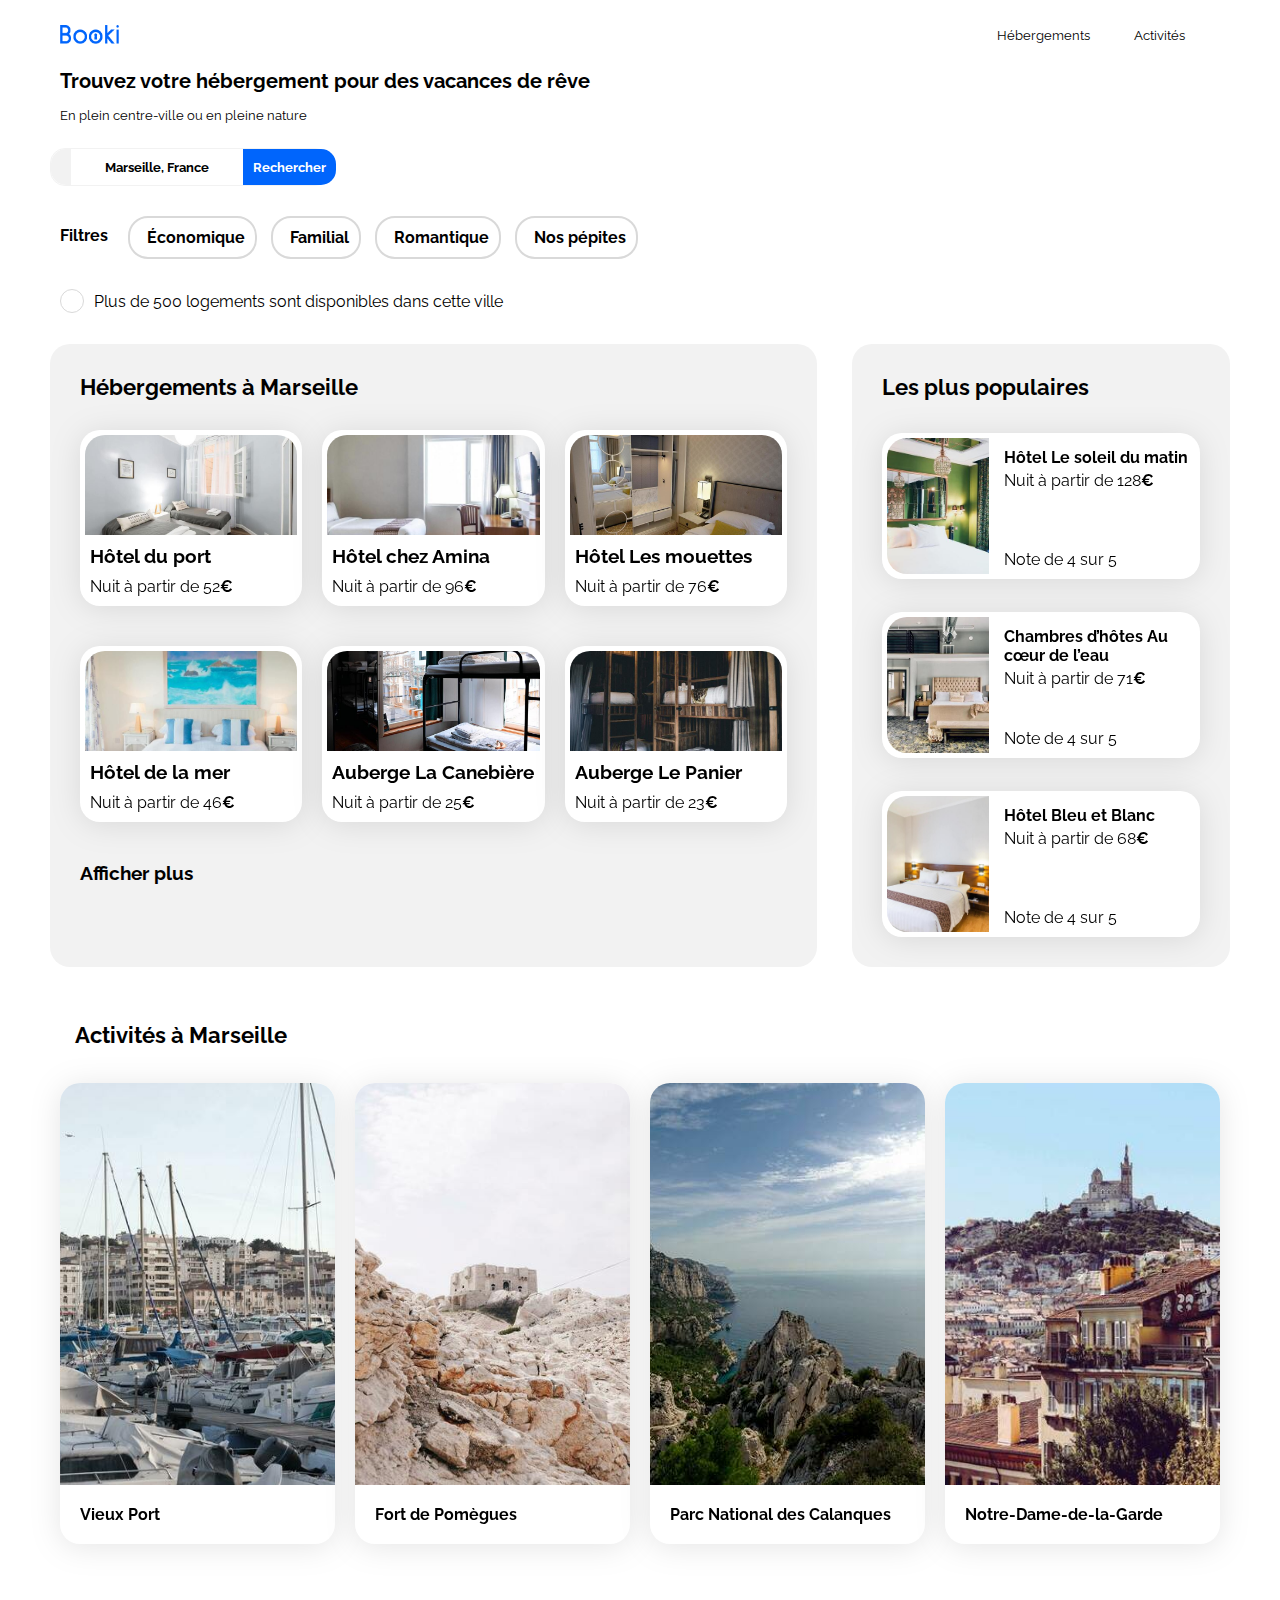
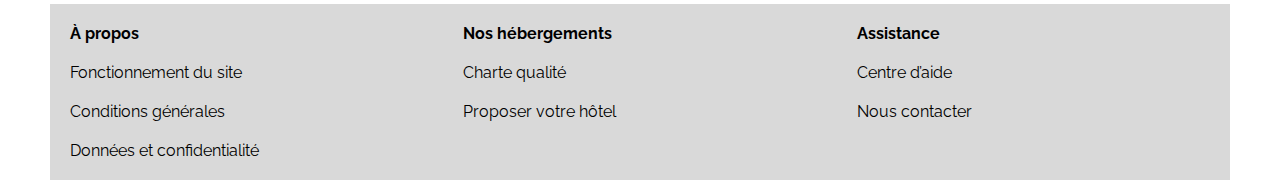
<file: index.html>
<!DOCTYPE html>
<html lang="fr">

<head>
    <meta charset="UTF-8">
    <meta name="viewport" content="width=device-width, initial-scale=1.0">
    <title>Booki</title>
    <link rel="preconnect" href="https://fonts.googleapis.com">
    <link rel="preconnect" href="https://fonts.gstatic.com" crossorigin>
    <link href="https://fonts.googleapis.com/css2?family=Raleway:wght@400;500;700&display=swap" rel="stylesheet">
    <link rel="stylesheet" href="https://cdnjs.cloudflare.com/ajax/libs/font-awesome/6.2.1/css/all.min.css"
        integrity="sha512-MV7K8+y+gLIBoVD59lQIYicR65iaqukzvf/nwasF0nqhPay5w/9lJmVM2hMDcnK1OnMGCdVK+iQrJ7lzPJQd1w=="
        crossorigin="anonymous" referrerpolicy="no-referrer" />
    <link rel="stylesheet" href="./css/style.css">
</head>

<body>
    <div class="main-container">
        <header>
            <nav>
                <div class="nav-bar">
                    <img src="images/logo/Booki.png" alt="Logo Booki">
                    <ul>
                        <li><a href="#hebergements">Hébergements</a></li>
                        <li><a href="#activites">Activités</a></li>
                    </ul>
                </div>
                
                <div class="nav-bar-2">
                    <h1>Trouvez votre hébergement <span class="break-after">  pour des vacances de rêve</span></h1>
                    <p>En plein centre-ville ou en pleine nature</p>
                </div>

                <div class="rechercher-form">
                    <form>
                        <label for="search"><i class="fa-solid fa-location-dot" style="color: #010a19;"></i></label>
                        <input type="text" id="search" name="search" placeholder="Marseille, France" value="Marseille, France">
                        <input type="submit" value="Rechercher">
                        <span class="fa-stack fa-lg">
                        <i class="fa-solid fa-magnifying-glass fa-xs" style="color: white"></i>
                        </span>   
                    </form>
                </div>

                <div class="filtres-main">
                    <h3>Filtres</h3>
                    <div class="filtres-section">
                    <button type="button"><i class="fa-solid fa-money-bill-wave"></i> Économique</button>
                    <button type="button"><i class="fa-solid fa-person"></i> Familial</button>
                    <button type="button"><i class="fa-solid fa-heart"></i> Romantique</button>
                    <button type="button"><i class="fa-solid fa-fire"></i> Nos pépites</button>
                    </div>
                </div>
                
                <div class="info">
                    <div class="info-circle">
                    <i class="fa-solid fa-info" style="color: #0065fc;"></i>
                    </div>
                    <p>Plus de 500 logements sont disponibles dans cette ville</p>
                </div>
            </nav>

        </header>
        <main>
            <div class="hebergements-and-populaires">
                <section class="hebergements" id="hebergements">
                    <h2 class="section-title">Hébergements à Marseille</h2>

                    <div class="marseille-cards">
                        <a href="#">
                        <article class="card-marseille">
                            <div class="card-content-marseille">
                                <img src="images/hebergements/fred-kleber.jpg" alt="Image de la chambre d'hôtel montrant un lit">
                                    <div class="card-text-marseille">
                                        <h3 class="card-title-marseille">Hôtel du port</h3>
                                        <p class="card-subtitle-marseille">Nuit à partir de 52<span class="euro">€</span></p>
                                        <i class="fa-xs fa-solid fa-star" aria-hidden="true"></i>
                                        <i class="fa-xs fa-solid fa-star" aria-hidden="true"></i>
                                        <i class="fa-xs fa-solid fa-star" aria-hidden="true"></i>
                                        <i class="fa-xs fa-solid fa-star" aria-hidden="true"></i>
                                        <i class="fa-xs fa-solid fa-star neutral-star" aria-hidden="true"></i>
                                    </div>
                            </div>
                        </article>
                        </a>

                        <a href="#">
                        <article class="card-marseille">
                            <div class="card-content-marseille">
                                <img src="images/hebergements/febrian-zakaria.jpg" alt="Image de la chambre d'hôtel montrant un lit">
                                    <div class="card-text-marseille">
                                        <h3 class="card-title-marseille">Hôtel chez Amina</h3>
                                        <p class="card-subtitle-marseille">Nuit à partir de 96<span class="euro">€</span></p>
                                        <i class="fa-xs fa-solid fa-star" aria-hidden="true"></i>
                                        <i class="fa-xs fa-solid fa-star" aria-hidden="true"></i>
                                        <i class="fa-xs fa-solid fa-star" aria-hidden="true"></i>
                                        <i class="fa-xs fa-solid fa-star" aria-hidden="true"></i>
                                        <i class="fa-xs fa-solid fa-star neutral-star" aria-hidden="true"></i>
                                    </div>
                             </div>
                        </article>
                        </a>

                        <a href="#">
                        <article class="card-marseille">
                            <div class="card-content-marseille">
                                <img src="images/hebergements/reisetopia.jpg" alt="Image de la chambre d'hôtel montrant un lit">
                                    <div class="card-text-marseille">
                                        <h3 class="card-title-marseille">Hôtel Les mouettes</h3>
                                        <p class="card-subtitle-marseille">Nuit à partir de 76<span class="euro">€</span></p>
                                        <i class="fa-xs fa-solid fa-star" aria-hidden="true"></i>
                                        <i class="fa-xs fa-solid fa-star" aria-hidden="true"></i>
                                        <i class="fa-xs fa-solid fa-star" aria-hidden="true"></i>
                                        <i class="fa-xs fa-solid fa-star" aria-hidden="true"></i>
                                        <i class="fa-xs fa-solid fa-star neutral-star" aria-hidden="true"></i>
                                    </div>
                            </div>
                        </article>
                        </a>

                        <a href="#">
                        <article class="card-marseille">
                            <div class="card-content-marseille">
                                <img src="images/hebergements/annie-spratt.jpg" alt="Image de la chambre d'hôtel montrant un lit">
                                    <div class="card-text-marseille">
                                        <h3 class="card-title-marseille">Hôtel de la mer</h3>
                                        <p class="card-subtitle-marseille">Nuit à partir de 46<span class="euro">€</span></p>
                                        <i class="fa-xs fa-solid fa-star" aria-hidden="true"></i>
                                        <i class="fa-xs fa-solid fa-star" aria-hidden="true"></i>
                                        <i class="fa-xs fa-solid fa-star" aria-hidden="true"></i>
                                        <i class="fa-xs fa-solid fa-star" aria-hidden="true"></i>
                                        <i class="fa-xs fa-solid fa-star neutral-star" aria-hidden="true"></i>
                                    </div>
                            </div>
                        </article>
                        </a>

                        <a href="#">
                        <article class="card-marseille">
                            <div class="card-content-marseille">
                                <img src="images/hebergements/marcus-loke.jpg" alt="Image de la chambre d'hôtel montrant un lit">
                                    <div class="card-text-marseille">
                                        <h3 class="card-title-marseille">Auberge La Canebière</h3>
                                        <p class="card-subtitle-marseille">Nuit à partir de 25<span class="euro">€</span></p>
                                        <i class="fa-xs fa-solid fa-star" aria-hidden="true"></i>
                                        <i class="fa-xs fa-solid fa-star" aria-hidden="true"></i>
                                        <i class="fa-xs fa-solid fa-star" aria-hidden="true"></i>
                                        <i class="fa-xs fa-solid fa-star" aria-hidden="true"></i>
                                        <i class="fa-xs fa-solid fa-star neutral-star" aria-hidden="true"></i>
                                    </div>
                            </div>
                        </article>
                        </a>

                        <a href="#">
                        <article class="card-marseille">
                            <div class="card-content-marseille">
                                <img src="images/hebergements/nicate-lee.jpg" alt="Image de la chambre d'hôtel montrant un lit">
                                    <div class="card-text-marseille">
                                        <h3 class="card-title-marseille">Auberge Le Panier</h3>
                                        <p class="card-subtitle-marseille">Nuit à partir de 23<span class="euro">€</span></p>
                                        <i class="fa-xs fa-solid fa-star" aria-hidden="true"></i>
                                        <i class="fa-xs fa-solid fa-star" aria-hidden="true"></i>
                                        <i class="fa-xs fa-solid fa-star" aria-hidden="true"></i>
                                        <i class="fa-xs fa-solid fa-star" aria-hidden="true"></i>
                                        <i class="fa-xs fa-solid fa-star neutral-star" aria-hidden="true"></i>
                                    </div>
                            </div>
                        </article>
                    </a>

                        <h3>Afficher plus</h3>
                    </div>

                </section>
                <section class="populaires">
                    <div class="populaires-title">
                        <h2 class="section-title">Les plus populaires</h2>
                        <i class="fa-solid fa-chart-line" aria-hidden="true"></i>
                    </div>
                    <div class="populaires-cards">
                        <a href="#">
                            <article class="card">
                                <img src="./images/hebergements/emile-guillemot.jpg" alt="Image de la chambre d'hôtel montrant un lit">
                                <div class="card-content">
                                    <div class="card-txt">
                                        <h3 class="card-title">Hôtel Le soleil du matin</h3>
                                        <p class="card-subtitle">Nuit à partir de 128<span class="euro">€</span></p>
                                    </div>
                                    <div class="card-rating">
                                        <i class="fa-xs fa-solid fa-star" aria-hidden="true"></i>
                                        <i class="fa-xs fa-solid fa-star" aria-hidden="true"></i>
                                        <i class="fa-xs fa-solid fa-star" aria-hidden="true"></i>
                                        <i class="fa-xs fa-solid fa-star" aria-hidden="true"></i>
                                        <i class="fa-xs fa-solid fa-star neutral-star" aria-hidden="true"></i>
                                        <span class="sr-only">Note de 4 sur 5</span>
                                    </div>
                                </div>
                            </article>
                        </a>
                        <a href="#">
                            <article class="card">
                                <img src="./images/hebergements/aw-creative.jpg" alt="Image de la chambre d'hôtel montrant un lit">
                                <div class="card-content">
                                    <div class="card-txt">
                                        <h3 class="card-title">Chambres d’hôtes Au cœur de l’eau</h3>
                                        <p class="card-subtitle">Nuit à partir de 71<span class="euro">€</span></p>
                                    </div>
                                    <div class="card-rating">
                                        <i class="fa-xs fa-solid fa-star" aria-hidden="true"></i>
                                        <i class="fa-xs fa-solid fa-star" aria-hidden="true"></i>
                                        <i class="fa-xs fa-solid fa-star" aria-hidden="true"></i>
                                        <i class="fa-xs fa-solid fa-star" aria-hidden="true"></i>
                                        <i class="fa-xs fa-solid fa-star neutral-star" aria-hidden="true"></i>
                                        <span class="sr-only">Note de 4 sur 5</span>
                                    </div>
                                </div>
                            </article>
                        </a>
                        <a href="#">
                            <article class="card">
                                <img src="./images/hebergements/febrian-zakaria2.jpg" alt="Image de la chambre d'hôtel montrant un lit">
                                <div class="card-content">
                                    <div class="card-txt">
                                        <h3 class="card-title">Hôtel Bleu et Blanc</h3>
                                        <p class="card-subtitle">Nuit à partir de 68<span class="euro">€</span></p>
                                    </div>
                                    <div class="card-rating">
                                        <i class="fa-xs fa-solid fa-star" aria-hidden="true"></i>
                                        <i class="fa-xs fa-solid fa-star" aria-hidden="true"></i>
                                        <i class="fa-xs fa-solid fa-star" aria-hidden="true"></i>
                                        <i class="fa-xs fa-solid fa-star" aria-hidden="true"></i>
                                        <i class="fa-xs fa-solid fa-star neutral-star" aria-hidden="true"></i>
                                        <span class="sr-only">Note de 4 sur 5</span>
                                    </div>
                                </div>
                            </article>
                        </a>
                    </div>
                </section>
            </div>
                <section>
                    <div class="activites-marseille" id="activites">
                        <h2>Activités à Marseille</h2>
                    </div>

                    <a href="">
                    <div class="marseille-activites">
                        <div class="card-content-activites">
                            <img src="images/activites/reno-laithienne.jpg" alt="Image de Activités à Marseille">
                            <p>Vieux Port</p>
                        </div>
                    
                        <div class="card-content-activites">
                            <img src="images/activites/paul-hermann.jpg" alt="Image de Activités à Marseille">
                            <p>Fort de Pomègues</p>
                        </div>

                        <div class="card-content-activites">
                            <img src="images/activites/kilyan-sockalingum.jpg" alt="Image de Activités à Marseille">
                            <p>Parc National des Calanques</p>
                        </div>

                        <div class="card-content-activites">
                            <img src="images/activites/florian-wehde.jpg" alt="Image de Activités à Marseille">
                            <p>Notre-Dame-de-la-Garde</p>
                        </div>
                    </div>
                    </a>
                </section>
        </main>
        <footer>
            <div class="a-propos">
                <ul>
                    <li><span class="txt">À propos</span></li>
                    <li>Fonctionnement du site</li>
                    <li>Conditions générales</li>
                    <li>Données et confidentialité</li>
                </ul>
            </div>

            <div class="nos-hebergements">
                <ul>
                    <li><span class="txt">Nos hébergements</span></li>
                    <li>Charte qualité</li>
                    <li>Proposer votre hôtel</li>
                </ul>
            </div>

            <div class="assistance">
                <ul>
                    <li><span class="txt">Assistance</span></li>
                    <li>Centre d’aide</li>
                    <li>Nous contacter</li>
                </ul>
            </div>
        </footer>
    </div>
</body>

</html>
</file>
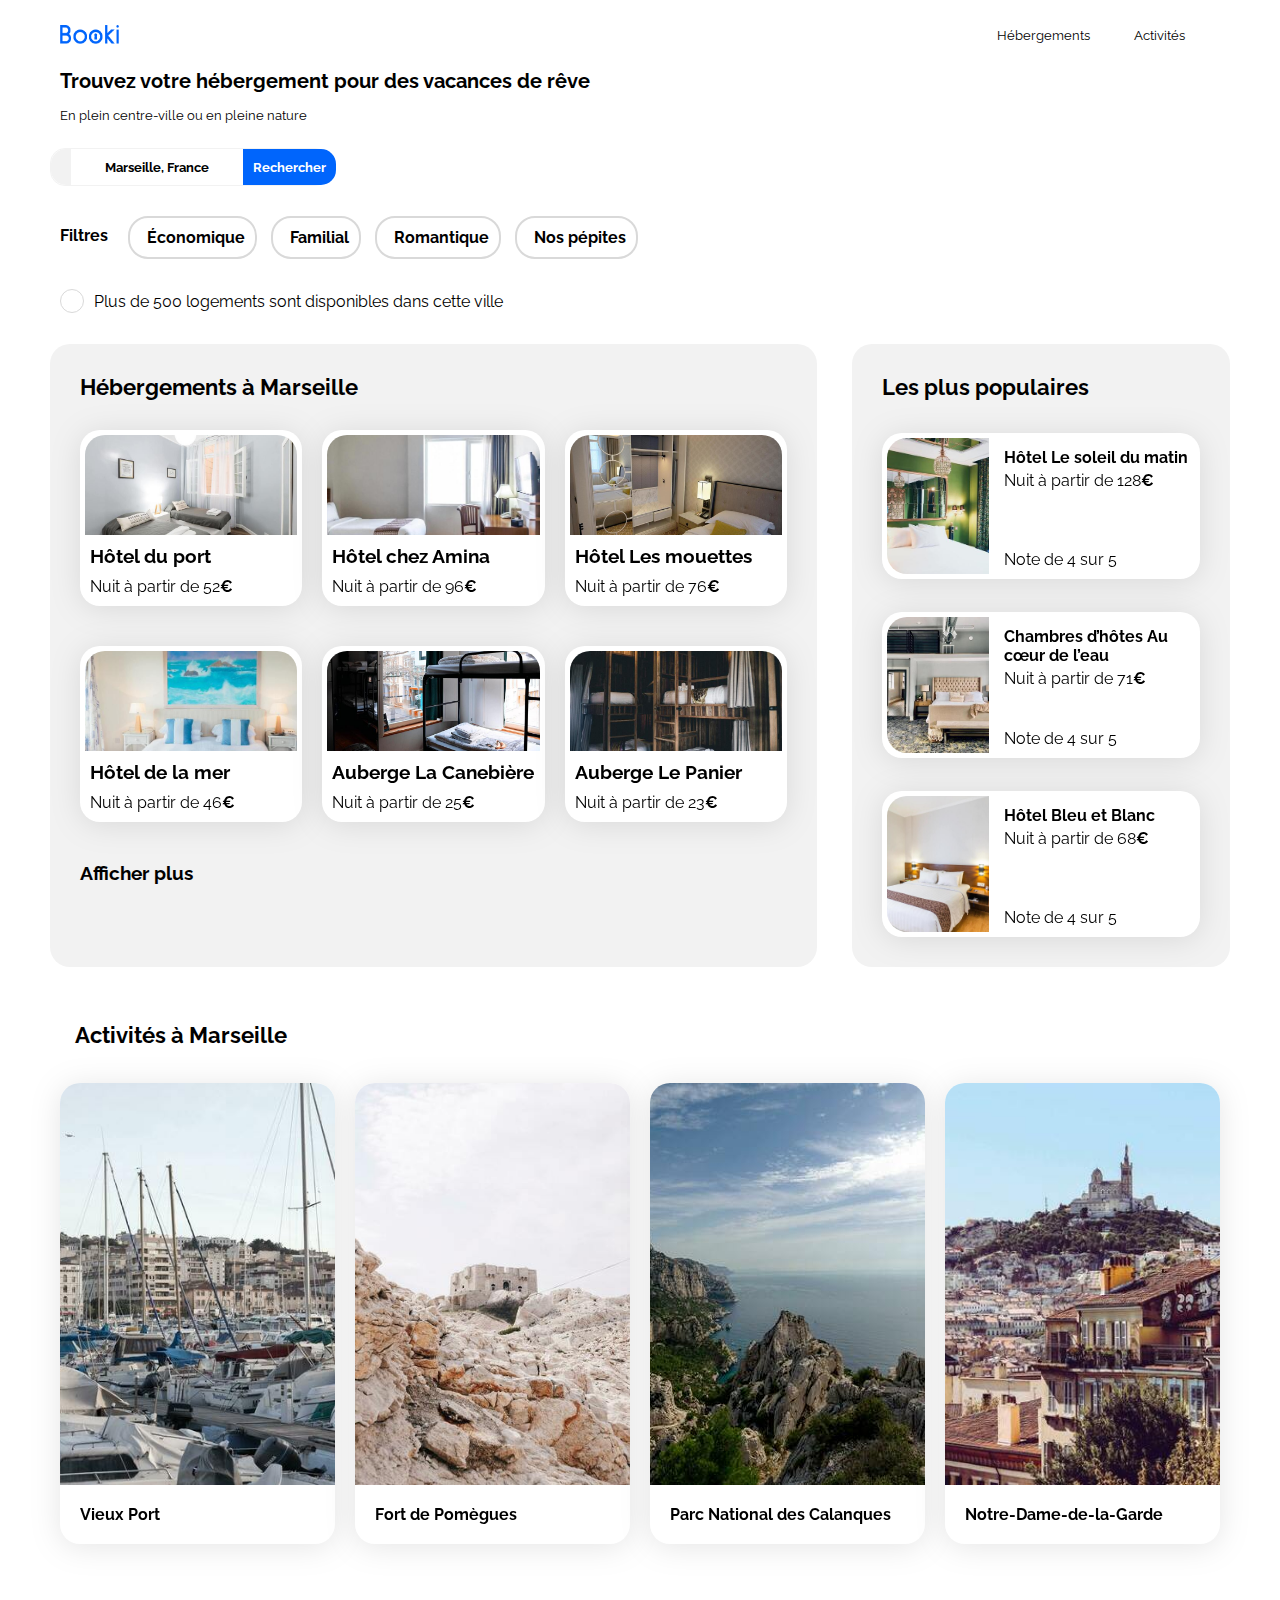
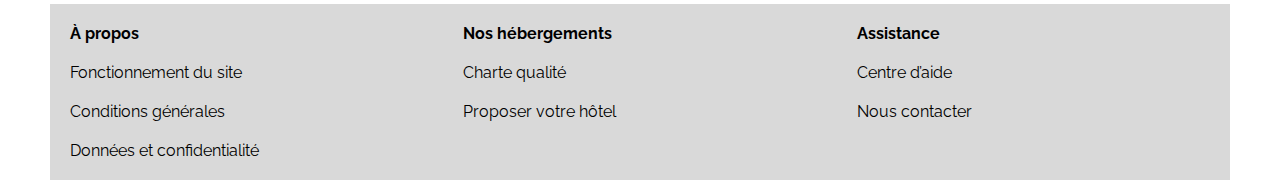
<file: booki-starter-code-master/index.html>
<!DOCTYPE html>
<html lang="fr">

<head>
    <meta charset="UTF-8">
    <meta name="viewport" content="width=device-width, initial-scale=1.0">
    <title>Booki</title>
    <link rel="preconnect" href="https://fonts.googleapis.com">
    <link rel="preconnect" href="https://fonts.gstatic.com" crossorigin>
    <link href="https://fonts.googleapis.com/css2?family=Raleway:wght@400;500;700&display=swap" rel="stylesheet">
    <link rel="stylesheet" href="https://cdnjs.cloudflare.com/ajax/libs/font-awesome/6.2.1/css/all.min.css"
        integrity="sha512-MV7K8+y+gLIBoVD59lQIYicR65iaqukzvf/nwasF0nqhPay5w/9lJmVM2hMDcnK1OnMGCdVK+iQrJ7lzPJQd1w=="
        crossorigin="anonymous" referrerpolicy="no-referrer" />
    <link rel="stylesheet" href="./css/style.css">
</head>

<body>
    <div class="main-container">
        <header>
            <nav>
                <div class="nav-bar">
                    <img src="images/logo/Booki.png" alt="Logo Booki">
                    <ul>
                        <li><a href="#hebergements">Hébergements</a></li>
                        <li><a href="#activites">Activités</a></li>
                    </ul>
                </div>
                
                <div class="nav-bar-2">
                    <!-- <h1>Trouvez votre hébergement pour des vacances de rêve</h1> -->
                    <h1>Trouvez votre hébergement <span class="break-after">  pour des vacances de rêve</span></h1>
                    <p>En plein centre-ville ou en pleine nature</p>
                </div>

                <div class="rechercher-form">
                    <form>
                        <label for="search"><i class="fa-solid fa-location-dot" style="color: #010a19;"></i></label>
                        <input type="text" id="search" name="search" placeholder="Marseille, France" value="Marseille, France">
                        <input type="submit" value="Rechercher">
                        <span class="fa-stack fa-lg">
                        <i class="fa-solid fa-magnifying-glass fa-xs" style="color: white"></i>
                        </span>

                        
                    </form>
                </div>

                <div class="filtres-main">
                    <h3>Filtres</h3>
                    <div class="filtres-section">
                    <button type="button"><i class="fa-solid fa-money-bill-wave"></i> Économique</button>
                    <button type="button"><i class="fa-solid fa-person"></i> Familial</button>
                    <button type="button"><i class="fa-solid fa-heart"></i> Romantique</button>
                    <button type="button"><i class="fa-solid fa-fire"></i> Nos pépites</button>
                    </div>
                </div>
                
                <div class="info">
                    <div class="info-circle">
                    <i class="fa-solid fa-info" style="color: #0065fc;"></i>
                    </div>
                    <p>Plus de 500 logements sont disponibles dans cette ville</p>
                </div>
            </nav>

        </header>
        <main>
            <div class="hebergements-and-populaires">
                <section class="hebergements" id="hebergements">
                    <h2 class="section-title">Hébergements à Marseille</h2>

                    <div class="marseille-cards">
                        <a href="#">
                        <article class="card-marseille">
                            <div class="card-content-marseille">
                                <img src="images/hebergements/fred-kleber.jpg" alt="Image de la chambre d'hôtel montrant un lit">
                                    <div class="card-text-marseille">
                                        <h3 class="card-title-marseille">Hôtel du port</h3>
                                        <p class="card-subtitle-marseille">Nuit à partir de 52<span class="euro">€</span></p>
                                        <i class="fa-xs fa-solid fa-star" aria-hidden="true"></i>
                                        <i class="fa-xs fa-solid fa-star" aria-hidden="true"></i>
                                        <i class="fa-xs fa-solid fa-star" aria-hidden="true"></i>
                                        <i class="fa-xs fa-solid fa-star" aria-hidden="true"></i>
                                        <i class="fa-xs fa-solid fa-star neutral-star" aria-hidden="true"></i>
                                    </div>
                            </div>
                        </article>
                        </a>

                        <a href="#">
                        <article class="card-marseille">
                            <div class="card-content-marseille">
                                <img src="images/hebergements/febrian-zakaria.jpg" alt="Image de la chambre d'hôtel montrant un lit">
                                    <div class="card-text-marseille">
                                        <h3 class="card-title-marseille">Hôtel chez Amina</h3>
                                        <p class="card-subtitle-marseille">Nuit à partir de 96<span class="euro">€</span></p>
                                        <i class="fa-xs fa-solid fa-star" aria-hidden="true"></i>
                                        <i class="fa-xs fa-solid fa-star" aria-hidden="true"></i>
                                        <i class="fa-xs fa-solid fa-star" aria-hidden="true"></i>
                                        <i class="fa-xs fa-solid fa-star" aria-hidden="true"></i>
                                        <i class="fa-xs fa-solid fa-star neutral-star" aria-hidden="true"></i>
                                    </div>
                             </div>
                        </article>
                        </a>

                        <a href="#">
                        <article class="card-marseille">
                            <div class="card-content-marseille">
                                <img src="images/hebergements/reisetopia.jpg" alt="Image de la chambre d'hôtel montrant un lit">
                                    <div class="card-text-marseille">
                                        <h3 class="card-title-marseille">Hôtel Les mouettes</h3>
                                        <p class="card-subtitle-marseille">Nuit à partir de 76<span class="euro">€</span></p>
                                        <i class="fa-xs fa-solid fa-star" aria-hidden="true"></i>
                                        <i class="fa-xs fa-solid fa-star" aria-hidden="true"></i>
                                        <i class="fa-xs fa-solid fa-star" aria-hidden="true"></i>
                                        <i class="fa-xs fa-solid fa-star" aria-hidden="true"></i>
                                        <i class="fa-xs fa-solid fa-star neutral-star" aria-hidden="true"></i>
                                    </div>
                            </div>
                        </article>
                        </a>

                        <a href="#">
                        <article class="card-marseille">
                            <div class="card-content-marseille">
                                <img src="images/hebergements/annie-spratt.jpg" alt="Image de la chambre d'hôtel montrant un lit">
                                    <div class="card-text-marseille">
                                        <h3 class="card-title-marseille">Hôtel de la mer</h3>
                                        <p class="card-subtitle-marseille">Nuit à partir de 46<span class="euro">€</span></p>
                                        <i class="fa-xs fa-solid fa-star" aria-hidden="true"></i>
                                        <i class="fa-xs fa-solid fa-star" aria-hidden="true"></i>
                                        <i class="fa-xs fa-solid fa-star" aria-hidden="true"></i>
                                        <i class="fa-xs fa-solid fa-star" aria-hidden="true"></i>
                                        <i class="fa-xs fa-solid fa-star neutral-star" aria-hidden="true"></i>
                                    </div>
                            </div>
                        </article>
                        </a>

                        <a href="#">
                        <article class="card-marseille">
                            <div class="card-content-marseille">
                                <img src="images/hebergements/marcus-loke.jpg" alt="Image de la chambre d'hôtel montrant un lit">
                                    <div class="card-text-marseille">
                                        <h3 class="card-title-marseille">Auberge La Canebière</h3>
                                        <p class="card-subtitle-marseille">Nuit à partir de 25<span class="euro">€</span></p>
                                        <i class="fa-xs fa-solid fa-star" aria-hidden="true"></i>
                                        <i class="fa-xs fa-solid fa-star" aria-hidden="true"></i>
                                        <i class="fa-xs fa-solid fa-star" aria-hidden="true"></i>
                                        <i class="fa-xs fa-solid fa-star" aria-hidden="true"></i>
                                        <i class="fa-xs fa-solid fa-star neutral-star" aria-hidden="true"></i>
                                    </div>
                            </div>
                        </article>
                        </a>

                        <a href="#">
                        <article class="card-marseille">
                            <div class="card-content-marseille">
                                <img src="images/hebergements/nicate-lee.jpg" alt="Image de la chambre d'hôtel montrant un lit">
                                    <div class="card-text-marseille">
                                        <h3 class="card-title-marseille">Auberge Le Panier</h3>
                                        <p class="card-subtitle-marseille">Nuit à partir de 23<span class="euro">€</span></p>
                                        <i class="fa-xs fa-solid fa-star" aria-hidden="true"></i>
                                        <i class="fa-xs fa-solid fa-star" aria-hidden="true"></i>
                                        <i class="fa-xs fa-solid fa-star" aria-hidden="true"></i>
                                        <i class="fa-xs fa-solid fa-star" aria-hidden="true"></i>
                                        <i class="fa-xs fa-solid fa-star neutral-star" aria-hidden="true"></i>
                                    </div>
                            </div>
                        </article>
                    </a>

                        <h3>Afficher plus</h3>
                    </div>

                </section>
                <section class="populaires">
                    <div class="populaires-title">
                        <h2 class="section-title">Les plus populaires</h2>
                        <i class="fa-solid fa-chart-line" aria-hidden="true"></i>
                    </div>
                    <div class="populaires-cards">
                        <a href="#">
                            <article class="card">
                                <img src="./images/hebergements/emile-guillemot.jpg" alt="Image de la chambre d'hôtel montrant un lit">
                                <div class="card-content">
                                    <div class="card-txt">
                                        <h3 class="card-title">Hôtel Le soleil du matin</h3>
                                        <p class="card-subtitle">Nuit à partir de 128<span class="euro">€</span></p>
                                    </div>
                                    <div class="card-rating">
                                        <i class="fa-xs fa-solid fa-star" aria-hidden="true"></i>
                                        <i class="fa-xs fa-solid fa-star" aria-hidden="true"></i>
                                        <i class="fa-xs fa-solid fa-star" aria-hidden="true"></i>
                                        <i class="fa-xs fa-solid fa-star" aria-hidden="true"></i>
                                        <i class="fa-xs fa-solid fa-star neutral-star" aria-hidden="true"></i>
                                        <span class="sr-only">Note de 4 sur 5</span>
                                    </div>
                                </div>
                            </article>
                        </a>
                        <a href="#">
                            <article class="card">
                                <img src="./images/hebergements/aw-creative.jpg" alt="Image de la chambre d'hôtel montrant un lit">
                                <div class="card-content">
                                    <div class="card-txt">
                                        <h3 class="card-title">Chambres d’hôtes Au cœur de l’eau</h3>
                                        <p class="card-subtitle">Nuit à partir de 71<span class="euro">€</span></p>
                                    </div>
                                    <div class="card-rating">
                                        <i class="fa-xs fa-solid fa-star" aria-hidden="true"></i>
                                        <i class="fa-xs fa-solid fa-star" aria-hidden="true"></i>
                                        <i class="fa-xs fa-solid fa-star" aria-hidden="true"></i>
                                        <i class="fa-xs fa-solid fa-star" aria-hidden="true"></i>
                                        <i class="fa-xs fa-solid fa-star neutral-star" aria-hidden="true"></i>
                                        <span class="sr-only">Note de 4 sur 5</span>
                                    </div>
                                </div>
                            </article>
                        </a>
                        <a href="#">
                            <article class="card">
                                <img src="./images/hebergements/febrian-zakaria2.jpg" alt="Image de la chambre d'hôtel montrant un lit">
                                <div class="card-content">
                                    <div class="card-txt">
                                        <h3 class="card-title">Hôtel Bleu et Blanc</h3>
                                        <p class="card-subtitle">Nuit à partir de 68<span class="euro">€</span></p>
                                    </div>
                                    <div class="card-rating">
                                        <i class="fa-xs fa-solid fa-star" aria-hidden="true"></i>
                                        <i class="fa-xs fa-solid fa-star" aria-hidden="true"></i>
                                        <i class="fa-xs fa-solid fa-star" aria-hidden="true"></i>
                                        <i class="fa-xs fa-solid fa-star" aria-hidden="true"></i>
                                        <i class="fa-xs fa-solid fa-star neutral-star" aria-hidden="true"></i>
                                        <span class="sr-only">Note de 4 sur 5</span>
                                    </div>
                                </div>
                            </article>
                        </a>
                    </div>
                </section>
            </div>
                <section>
                    <div class="activites-marseille" id="activites">
                        <h2>Activités à Marseille</h2>
                    </div>

                    <a href="">
                    <div class="marseille-activites">
                        <div class="card-content-activites">
                            <img src="images/activites/reno-laithienne.jpg" alt="">
                            <p>Vieux Port</p>
                        </div>
                    
                        <div class="card-content-activites">
                            <img src="images/activites/paul-hermann.jpg" alt="">
                            <p>Fort de Pomègues</p>
                        </div>

                        <div class="card-content-activites">
                            <img src="images/activites/kilyan-sockalingum.jpg" alt="">
                            <p>Parc National des Calanques</p>
                        </div>

                        <div class="card-content-activites">
                            <img src="images/activites/florian-wehde.jpg" alt="">
                            <p>Notre-Dame-de-la-Garde</p>
                        </div>
                    </div>
                    </a>
                </section>
        </main>
        <footer>
            <div class="a-propos">
                <ul>
                    <li><span class="txt">À propos</span></li>
                    <li>Fonctionnement du site</li>
                    <li>Conditions générales</li>
                    <li>Données et confidentialité</li>
                </ul>
            </div>

            <div class="nos-hebergements">
                <ul>
                    <li><span class="txt">Nos hébergements</span></li>
                    <li>Charte qualité</li>
                    <li>Proposer votre hôtel</li>
                </ul>
            </div>

            <div class="assistance">
                <ul>
                    <li><span class="txt">Assistance</span></li>
                    <li>Centre d’aide</li>
                    <li>Nous contacter</li>
                </ul>
            </div>
        </footer>
    </div>
</body>

</html>
</file>
<file: css/style.css>
/****** General ***********/
* {
    font-family: 'Raleway', sans-serif;
    padding: 0;
    margin: 0;
    box-sizing: border-box;
}

:root {
    --main-color: #0065FC;
    --main-bg-color: #F2F2F2;
    --filter-bg-color: #DEEBFF;
}

.fa-solid {
    color: var(--main-color);
}

body {
    display: flex;
    justify-content: center;
}

.main-container {
    width: 100%;
    max-width: 1440px;
    padding: 0 50px;
    box-sizing: border-box;
}

a {
    color: inherit;
    text-decoration: none;
}

.section-title {
    margin: 0;
    font-size: 22px;
}

.card {
    background-color: white;
    border-radius: 20px;
    padding: 5px;
    filter: drop-shadow(0px 3px 15px rgba(0, 0, 0, 0.1));
}

.card img {
    object-fit: cover;
}

.card-title {
    font-size: 16px;
}

.euro {
    font-weight: 700;
}

.neutral-star {
    color: var(--main-bg-color)
}

/****** Hebergements And Populaires ***********/
.hebergements-and-populaires {
    display: flex;
    justify-content: space-between;
}

.hebergements-and-populaires section {
    background-color: var(--main-bg-color);
    border-radius: 20px;
    padding: 30px;
    box-sizing: border-box;
}

/****** Hebergements ***********/
.hebergements {
    width: 65%;
}

.hebergements h2 {
    margin:0;
    margin-bottom: 30px;
}

/****** Populaires ***********/
.populaires {
    width: 32%;
}

.populaires-title {
    display: flex;
    justify-content: space-between;
    align-items: center;
}

.populaires-cards .card {
    display: flex;
    margin-top: 33px;
}

.populaires-cards img {
    width: 33%;
    height: 136px;
    border-top-left-radius: 20px;
    border-bottom-left-radius: 20px;
}

.populaires-cards .card-content {
    width: 67%;
    padding-left: 15px;
    display: flex;
    flex-direction: column;
    justify-content: space-between;
    box-sizing: border-box;
}

.populaires-cards .card-title {
    margin-top: 10px;
    margin-bottom: 4px;
}

.populaires-cards .card-subtitle {
    margin: 0;
}

.populaires-cards .card-rating {
    margin-bottom: 5px;
}

/* Modifications  */
.nav-bar {
    display: flex;
    justify-content: space-between;   
    margin: 25px;
    margin-left: 10px;
}

.nav-bar li {
    list-style: none;
    display: inline;
    margin: 10px;
}

.nav-bar a {
    font-size: small; 
    position: relative;
    text-decoration: none;
    padding: 0 10px;
    color: #000;
}

.nav-bar a:after{
    content: "";
    position: absolute;
    background-color: transparent;
    height: 3px;
    left: 0;
    top: -30px;
    width: 100%;
    transition: background-color 0.3s;
}

.nav-bar a:hover:after {
    background-color: #0065FC;
    border-top: 1px solid #0065FC;    
    width: 100%;
}

.nav-bar a:hover{
    color: #0065FC;
}

.nav-bar img {
    width: 59px;
    height: 19px;    
}

.nav-bar-2 h1{
    margin-bottom: 15px;
    margin-left: 10px;
    font-size: 20px;

}

.nav-bar-2 p{
    margin-left:10px;
    margin-bottom: 10px;
    padding-bottom: 15px;
    font-size: small;
}

.rechercher-form form {
    border:1px solid #F2F2F2;
    max-width: 280px;
    border-radius: 15px;
    display: flex;
    justify-content: space-between;
}

.rechercher-form label[for="search"] {
    border: none;
    background-color: #F2F2F2;
    padding: 10px;
    max-width: 50px;
    border-top-left-radius: 15px;
    border-bottom-left-radius: 15px;
    width: 14%;
}

.rechercher-form input[type="text"] {
    border: none;
    text-align: center;
    font-weight: bold;
}

.rechercher-form input[type="submit"] {
    border: none;
    background-color: #0065FC;
    color: white;
    font-weight: bold;
    padding: 10px;
    border-top-right-radius: 15px;
    border-bottom-right-radius: 15px;
}

.filtres-main {
    display: flex;
    padding-top: 30px;
}

.filtres-main h3, button{
    margin-right: 10px;
    padding: 10px;
    font-size: medium;
}

.filtres-main button {
    border: 2px solid #D9D9D9;
    border-radius: 20px;
    background-color: white;
    font-weight: bold;     
}

.filtres-main button:hover {
    background-color: #DEEBFF;
}

.filtres-main button [type="button"] {
    color: #0065FC;    
}

.filtres-main i {
    margin-right: 7px;
}
.info{
    margin-right: 10px;
    padding: 10px;
    padding-top: 30px;
    padding-bottom: 30px;
    display: flex;
    text-align: center;
    line-height: 25px;
}

.info i{
    align-items: center;
}

.info-circle {
    width: 24px;
    height: 24px;
    border: 1px solid #D9D9D9;
    border-radius: 50%;
    text-align: center;
    line-height: 19px;
    margin-right: 10px;
}

.info-circle i {
    color: #0065FC;
    font-size: 11px;
}

.marseille-cards {
    display: grid;
    grid-template-columns: repeat(3, 1fr); 
    grid-gap: 20px; 
}
  
.card-content-marseille {
    background-color: white;
    border-radius: 20px;
    padding: 5px;
    filter: drop-shadow(0px 3px 15px rgba(0, 0, 0, 0.1));
    margin-bottom: 20px;
}
  
.card-content-marseille img {
    max-width: 100%; 
    display: block;
    width: 224px;
    height: 100px;
    border-top-right-radius: 20px;
    border-top-left-radius: 20px;
    border: 5px;
    object-fit: cover;
}

.card-text-marseille { 
    margin-left: 5px;
} 

.card-title-marseille {
    margin-top: 10px;
    margin-bottom: 10px;   
}

.card-subtitle-marseille {
    margin-bottom: 5px;
}

.activites-marseille h2 {
    font-size: 22px;
    padding: 25px;
    margin-top: 30px;
}

.card-content-activites {
    background-color: white;
    border-radius: 20px;
    padding: 0;
    filter: drop-shadow(0px 3px 15px rgba(0, 0, 0, 0.1));
    margin-bottom: 20px;
}

.marseille-activites {
    display: grid;
    grid-template-columns: repeat(4, 1fr); 
    grid-gap: 20px; 
    padding: 10px;
}

.marseille-activites img {
    max-width: 100%; 
    display: block;
    width: 297.5px;
    height: 402px;
    border-top-right-radius: 20px;
    border-top-left-radius: 20px;
    border: 5px;
    object-fit: cover;
}

.card-content-activites p{
    font-weight: bold;
    margin: 20px;
}

footer {
    background-color: #D9D9D9;
    display: flex;
    justify-content: space-around;
    margin-top: 30px ;    
}

footer ul {
    list-style: none;
    display: inline;      
}

footer li {
    margin: 20px;
        
}
.a-propos, .nos-hebergements, .assistance {
    flex: 1;
}

.txt {
    font-weight: bold;
}



/* Le code ci-dessous correspond à la version responsive uniquement */

/****** Media queries ***********/
/* Medium devices (tablets, less/equal than 1024px) */
@media (max-width: 1024px) {
    .hebergements-and-populaires {
        flex-direction: column;
    }

    .hebergements {
        width: 100%;
    }

    .populaires {
        width: 100%;
        margin-top: 50px;
    }

    .populaires-cards {
        display: flex;
        flex-direction: row;
        justify-content: space-between;
    }

    .populaires-cards a {
        width: 30%;
    }

    .populaires-cards .card-title {
        font-size: 14px;
    }

    .populaires-cards .card-subtitle {
        font-size: 13px;
    }

    .card-content-marseille img {
        width: 265px;
    }

    .marseille-activites img {
        width: 211px;
        height: 211px;
    }


    
    
}

/* Small devices (phones, less than 768px) */
@media (max-width: 767.98px) {
    /* ... */

    .main-container {
        padding: 0;
    }

    .nav-bar {
        display: inline;
    }

    .nav-bar img {
        margin-top: 20px;
        margin-left: 41%;
        align-items: center;  
    }

    .nav-bar ul {
        margin-top: 20px;
        display:flex;
        justify-content: center;
        text-align: center;
    }

    .nav-bar a {
        position: relative;
        margin-left: 15px;
        font-size: 18px;
        text-decoration: none;
    }
    
    .nav-bar ul li {
        width: 50%;
        margin: 0 0;
    }
    
    .nav-bar a::after {
        content: "";
        position: absolute;
        bottom: 0;
        left: 80%;
        transform: translateX(-50%);
        width: 300%;
        height: 2px;
        background-color: #F2F2F2;
        top: 30px;
    }
    
    .nav-bar a:hover::after {
        width: 300%;
        max-width: 300%;
        background-color: #0065FC;
        border-top: 1px solid #0065FC;
    }
    
    
    .filtres-section {
        display: grid;
        grid-template-columns: repeat(2,50%);
        row-gap: 20%;
        max-width: 100%;
        width: 96%;
    }

    .filtres-section button {
        min-width: 170px;
        padding-left: 0px;
        height: 48px;
    }

    .info p {
      text-align: justify;
    }

    .rechercher-form {
        margin-top: 30px;
    }

    .nav-bar-2, 
    .filtres-main {
        margin-left: 10px;
    }

    .nav-bar-2 .break-after {
        white-space: nowrap;
    }

    .nav-bar-2 p {
        line-height: 2px;
        font-size: 15px;
        
    }

    .nav-bar-2 h1 {
        margin-top: 20px;
    }

    .rechercher-form {
        margin-left: 15px;
        margin-bottom: -15px;
    }

    .rechercher-form form {
        max-width: 100%;
        width: 97%;
    }

    .rechercher-form input[type="submit"]{
        display: none;
    }

    .fa-stack {
    border: none;
    background-color: #0065FC;
    padding: 10px;
    border-top-right-radius: 15px;
    border-bottom-right-radius: 15px;
    border-top-left-radius: 15px;
    border-bottom-left-radius: 15px;
    height: 45px;
    width: 45px;
    filter: drop-shadow(0px 4px 4px rgba(0, 0, 0, 0.3));
    }

    .fa-magnifying-glass {
        position: relative;
        bottom: 30%;
        left:15%;
    }

    .fa-location-dot {
        position: relative;
        top:14%;
        left: 20%;
    }

    .filtres-main {
        flex-direction: column;
        align-items: flex-start;
        gap: 20px;
        margin-bottom: 20px;
    }

    .filtres-main h3 {
        margin-bottom: -10px;
    }

    .fa-person {
        position: relative;
        right: 11%;
    }

    .info-circle {
        width: 30px;
        line-height: 20px;
        top: 8px;
    }

    .info-circle i {
        position: relative;
    }

    .info {
        display: inline-flex;
    }
    
    .hebergements-and-populaires {
        display: flex;
        flex-direction: column-reverse;
    }

    .hebergements-and-populaires section {
        border-radius: 0px;
        margin-top: auto;
    }
    
    .populaires-cards {
        display: flex;
        flex-direction: column;
    }

    .card {
        width: 335px;
        height: 146px;
    }

    .populaires-cards .card {
        max-width: 328%;
        width:341%;
    }

    section#hebergements.hebergements {
        background-color: white;
    }

    .card-content-marseille {
        height: 201px;
        max-width: 100%;
        width: 100%;
    }

    .marseille-cards {
        display: flex;
        flex-direction: column;
        gap: 0px;
    }

    .card-content-marseille img {
        width: 600px;
        max-width: 100%;
    }

    .marseille-activites {
        display: flex;
        flex-direction: column;
        margin-left: 20px;
    }

    .card-content-activites {
        height: 200px;
        max-width: 96%;
    }

    .card-content-activites img {
        width: 600px;
        height: 141px;
    }

    .activites-marseille h2 {
        margin-left: 10px;
    }

    footer {
        display: flex;
        flex-direction: column;
    }


}
</file>
<file: booki-starter-code-master/css/style.css>
/****** General ***********/
* {
    font-family: 'Raleway', sans-serif;
    padding: 0;
    margin: 0;
    box-sizing: border-box;
}

:root {
    --main-color: #0065FC;
    --main-bg-color: #F2F2F2;
    --filter-bg-color: #DEEBFF;
}

.fa-solid {
    color: var(--main-color);
}

body {
    display: flex;
    justify-content: center;
}

.main-container {
    width: 100%;
    max-width: 1440px;
    padding: 0 50px;
    box-sizing: border-box;
}

a {
    color: inherit;
    text-decoration: none;
}

.section-title {
    margin: 0;
    font-size: 22px;
}

.card {
    background-color: white;
    border-radius: 20px;
    padding: 5px;
    filter: drop-shadow(0px 3px 15px rgba(0, 0, 0, 0.1));
}

.card img {
    object-fit: cover;
}

.card-title {
    font-size: 16px;
}

.euro {
    font-weight: 700;
}

.neutral-star {
    color: var(--main-bg-color)
}

/****** Hebergements And Populaires ***********/
.hebergements-and-populaires {
    display: flex;
    justify-content: space-between;
}

.hebergements-and-populaires section {
    background-color: var(--main-bg-color);
    border-radius: 20px;
    padding: 30px;
    box-sizing: border-box;
}

/****** Hebergements ***********/
.hebergements {
    width: 65%;
}

.hebergements h2 {
    margin:0;
    margin-bottom: 30px;
}

/****** Populaires ***********/
.populaires {
    width: 32%;
}

.populaires-title {
    display: flex;
    justify-content: space-between;
    align-items: center;
}

.populaires-cards .card {
    display: flex;
    margin-top: 33px;
}

.populaires-cards img {
    width: 33%;
    height: 136px;
    border-top-left-radius: 20px;
    border-bottom-left-radius: 20px;
}

.populaires-cards .card-content {
    width: 67%;
    padding-left: 15px;
    display: flex;
    flex-direction: column;
    justify-content: space-between;
    box-sizing: border-box;
}

.populaires-cards .card-title {
    margin-top: 10px;
    margin-bottom: 4px;
}

.populaires-cards .card-subtitle {
    margin: 0;
}

.populaires-cards .card-rating {
    margin-bottom: 5px;
}

/* Modifications  */
.nav-bar {
    display: flex;
    justify-content: space-between;   
    margin: 25px;
    margin-left: 10px;
}

.nav-bar li {
    list-style: none;
    display: inline;
    margin: 10px;
}

.nav-bar a {
    font-size: small; 
    position: relative;
    text-decoration: none;
    padding: 0 10px;
    color: #000;
}

.nav-bar a:after{
    content: "";
    position: absolute;
    background-color: transparent;
    height: 3px;
    left: 0;
    top: -30px;
    width: 100%;
    transition: background-color 0.3s;
}

.nav-bar a:hover:after {
    background-color: #0065FC;
    border-top: 1px solid #0065FC;    
    width: 100%;
}

.nav-bar a:hover{
    color: #0065FC;
}

.nav-bar img {
    width: 59px;
    height: 19px;    
}

.nav-bar-2 h1{
    margin-bottom: 15px;
    margin-left: 10px;
    font-size: 20px;

}

.nav-bar-2 p{
    margin-left:10px;
    margin-bottom: 10px;
    padding-bottom: 15px;
    font-size: small;
}

.rechercher-form form {
    border:1px solid #F2F2F2;
    max-width: 280px;
    border-radius: 15px;
    display: flex;
    justify-content: space-between;
}

.rechercher-form label[for="search"] {
    border: none;
    background-color: #F2F2F2;
    padding: 10px;
    max-width: 50px;
    border-top-left-radius: 15px;
    border-bottom-left-radius: 15px;
    width: 14%;
}

.rechercher-form input[type="text"] {
    border: none;
    text-align: center;
    font-weight: bold;
}

.rechercher-form input[type="submit"] {
    border: none;
    background-color: #0065FC;
    color: white;
    font-weight: bold;
    padding: 10px;
    border-top-right-radius: 15px;
    border-bottom-right-radius: 15px;
}

.filtres-main {
    display: flex;
    padding-top: 30px;
}

.filtres-main h3, button{
    margin-right: 10px;
    padding: 10px;
    font-size: medium;
}

.filtres-main button {
    border: 2px solid #D9D9D9;
    border-radius: 20px;
    background-color: white;
    font-weight: bold;     
}

.filtres-main button:hover {
    background-color: #DEEBFF;
}

.filtres-main button [type="button"] {
    color: #0065FC;    
}

.filtres-main i {
    margin-right: 7px;
}
.info{
    margin-right: 10px;
    padding: 10px;
    padding-top: 30px;
    padding-bottom: 30px;
    display: flex;
    text-align: center;
    line-height: 25px;
}

.info i{
    align-items: center;
}

.info-circle {
    width: 24px;
    height: 24px;
    border: 1px solid #D9D9D9;
    border-radius: 50%;
    text-align: center;
    line-height: 19px;
    margin-right: 10px;
}

.info-circle i {
    color: #0065FC;
    font-size: 11px;
}

.marseille-cards {
    display: grid;
    grid-template-columns: repeat(3, 1fr); 
    grid-gap: 20px; 
}
  
.card-content-marseille {
    background-color: white;
    border-radius: 20px;
    padding: 5px;
    filter: drop-shadow(0px 3px 15px rgba(0, 0, 0, 0.1));
    margin-bottom: 20px;
}
  
.card-content-marseille img {
    max-width: 100%; 
    display: block;
    width: 224px;
    height: 100px;
    border-top-right-radius: 20px;
    border-top-left-radius: 20px;
    border: 5px;
    object-fit: cover;
}

.card-text-marseille { 
    margin-left: 5px;
} 

.card-title-marseille {
    margin-top: 10px;
    margin-bottom: 10px;   
}

.card-subtitle-marseille {
    margin-bottom: 5px;
}

.activites-marseille h2 {
    font-size: 22px;
    padding: 25px;
    margin-top: 30px;
}

.card-content-activites {
    background-color: white;
    border-radius: 20px;
    padding: 0;
    filter: drop-shadow(0px 3px 15px rgba(0, 0, 0, 0.1));
    margin-bottom: 20px;
}

.marseille-activites {
    display: grid;
    grid-template-columns: repeat(4, 1fr); 
    grid-gap: 20px; 
    padding: 10px;
}

.marseille-activites img {
    max-width: 100%; 
    display: block;
    width: 297.5px;
    height: 402px;
    border-top-right-radius: 20px;
    border-top-left-radius: 20px;
    border: 5px;
    object-fit: cover;
}

.card-content-activites p{
    font-weight: bold;
    margin: 20px;
}

footer {
    background-color: #D9D9D9;
    display: flex;
    justify-content: space-around;
    margin-top: 30px ;    
}

footer ul {
    list-style: none;
    display: inline;      
}

footer li {
    margin: 20px;
        
}
.a-propos, .nos-hebergements, .assistance {
    flex: 1;
}

.txt {
    font-weight: bold;
}



/* Le code ci-dessous correspond à la version responsive uniquement */

/****** Media queries ***********/
/* Medium devices (tablets, less/equal than 1024px) */
@media (max-width: 1024px) {
    .hebergements-and-populaires {
        flex-direction: column;
    }

    .hebergements {
        width: 100%;
    }

    .populaires {
        width: 100%;
        margin-top: 50px;
    }

    .populaires-cards {
        display: flex;
        flex-direction: row;
        justify-content: space-between;
    }

    .populaires-cards a {
        width: 30%;
    }

    .populaires-cards .card-title {
        font-size: 14px;
    }

    .populaires-cards .card-subtitle {
        font-size: 13px;
    }

    .card-content-marseille img {
        width: 265px;
    }

    .marseille-activites img {
        width: 211px;
        height: 211px;
    }


    
    
}

/* Small devices (phones, less than 768px) */
@media (max-width: 767.98px) {
    /* ... */

    .main-container {
        padding: 0;
    }

    .nav-bar {
        display: inline;
    }

    .nav-bar img {
        margin-top: 20px;
        margin-left: 37%;
        align-items: center;    
    }

    .nav-bar ul {
        margin-top: 20px;
        display:flex;
        justify-content: center;
        text-align: center;
    }

    .nav-bar a{
        margin-left: 15px;
        font-size: 18px;
    }

    .nav-bar ul li {
        width: 50%;
        margin: 0 0;
    }

    .nav-bar a:after{
        content: "";
        position: absolute;
        bottom: 0;
        left: 0;
        width: 100%;
        height: 2px;
        top: 30px;
        background-color: #F2F2F2;    
    }
    
    .nav-bar a:hover:after {
        background-color: #0065FC;
        border-top: 1px solid #0065FC;
    }
    
    .nav-bar a:hover{
        color: #0065FC;
    }

    .filtres-section {
        display: grid;
        grid-template-columns: repeat(2,50%);
        row-gap: 20%;
    }

    .filtres-section button {
        min-width: 170px;
        padding-left: 0px;
        height: 48px;
    }

    .info p {
      text-align: justify;
    }

    .rechercher-form {
        margin-top: 30px;
    }

    .nav-bar-2, 
    .filtres-main {
        margin-left: 10px;
    }

    .nav-bar-2 .break-after {
        white-space: nowrap;
    }

    .nav-bar-2 p {
        line-height: 2px;
        font-size: 15px;
    }

    .nav-bar-2 h1 {
        margin-top: 20px;
    }

    .rechercher-form {
        margin-left: 15px;
        margin-bottom: -15px;
    }

    .rechercher-form input[type="submit"]{
        display: none;
    }

    .fa-stack {
    border: none;
    background-color: #0065FC;
    padding: 10px;
    border-top-right-radius: 15px;
    border-bottom-right-radius: 15px;
    border-top-left-radius: 15px;
    border-bottom-left-radius: 15px;
    height: 45px;
    width: 45px;
    filter: drop-shadow(0px 4px 4px rgba(0, 0, 0, 0.3));
    }

    .fa-magnifying-glass {
        position: relative;
        bottom: 20%;
        left:15%;
    }

    .fa-location-dot {
        position: relative;
        top:14%;
        left: 20%;
    }

    .filtres-main {
        flex-direction: column;
        align-items: flex-start;
        gap: 20px;
        margin-bottom: 20px;
    }

    .filtres-main h3 {
        margin-bottom: -10px;
    }

    .fa-person {
        position: relative;
        right: 11%;
    }

    .info-circle {
        width: 30px;
        line-height: 20px;
        position: relative;
        top: 8px;
    }

    .info-circle i {
        position: relative;
    }

    .info {
        display: inline-flex;
    }
    
    .hebergements-and-populaires {
        display: flex;
        flex-direction: column-reverse;
    }

    .hebergements-and-populaires section {
        border-radius: 0px;
        margin-top: auto;
    }
    
    .populaires-cards {
        display: flex;
        flex-direction: column;
    }

    .card {
        width: 335px;
        height: 146px;
    }

    section#hebergements.hebergements {
        background-color: white;
    }

    .card-content-marseille {
        width: 320px;
        height: 201px;
    }

    .marseille-cards {
        display: flex;
        flex-direction: column;
        gap: 0px;
    }

    .card-content-marseille img {
        width: 310px;
    }

    .marseille-activites {
        display: flex;
        flex-direction: column;
        margin-left: 20px;
    }

    .card-content-activites {
        width: 315px;
        height: 200px;
    }

    .card-content-activites img {
        width: 315px;
        height: 141px;
    }

    .activites-marseille h2 {
        margin-left: 10px;
    }

    footer {
        display: flex;
        flex-direction: column;
    }


}
</file>
